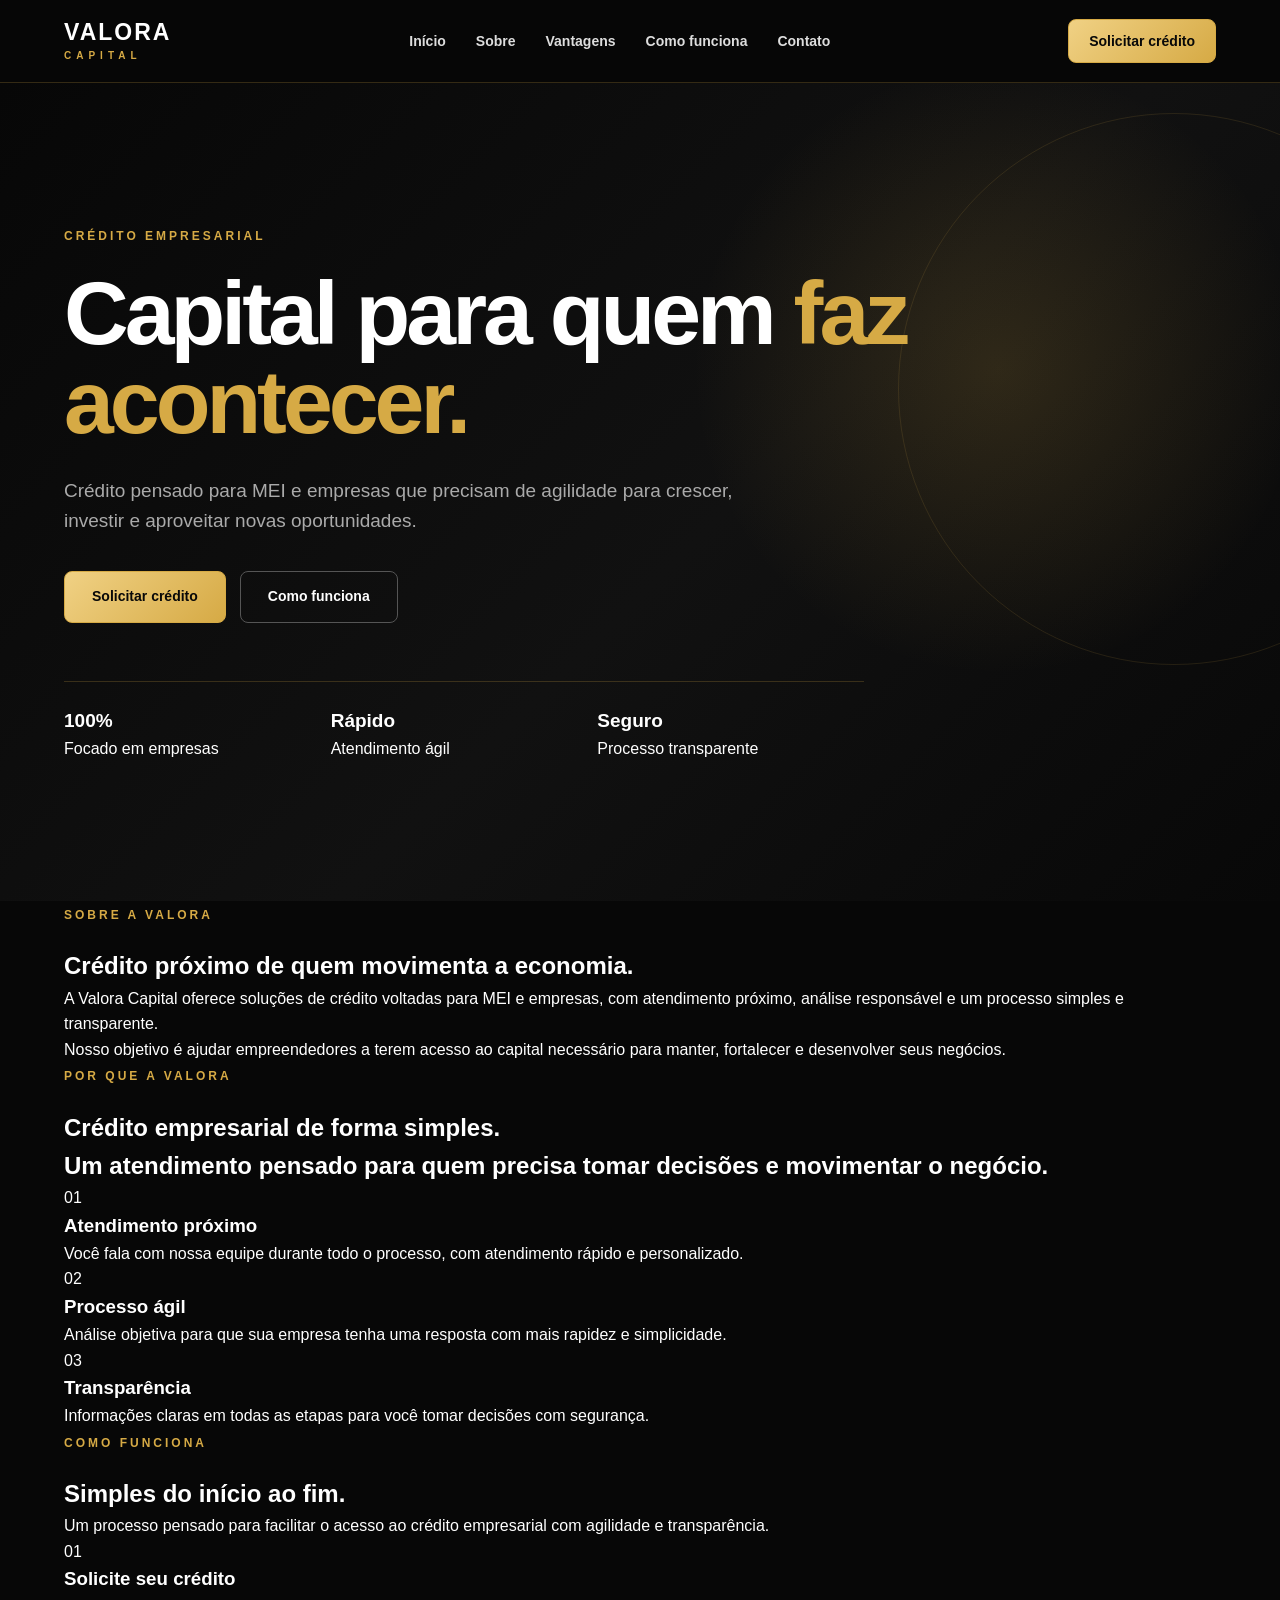
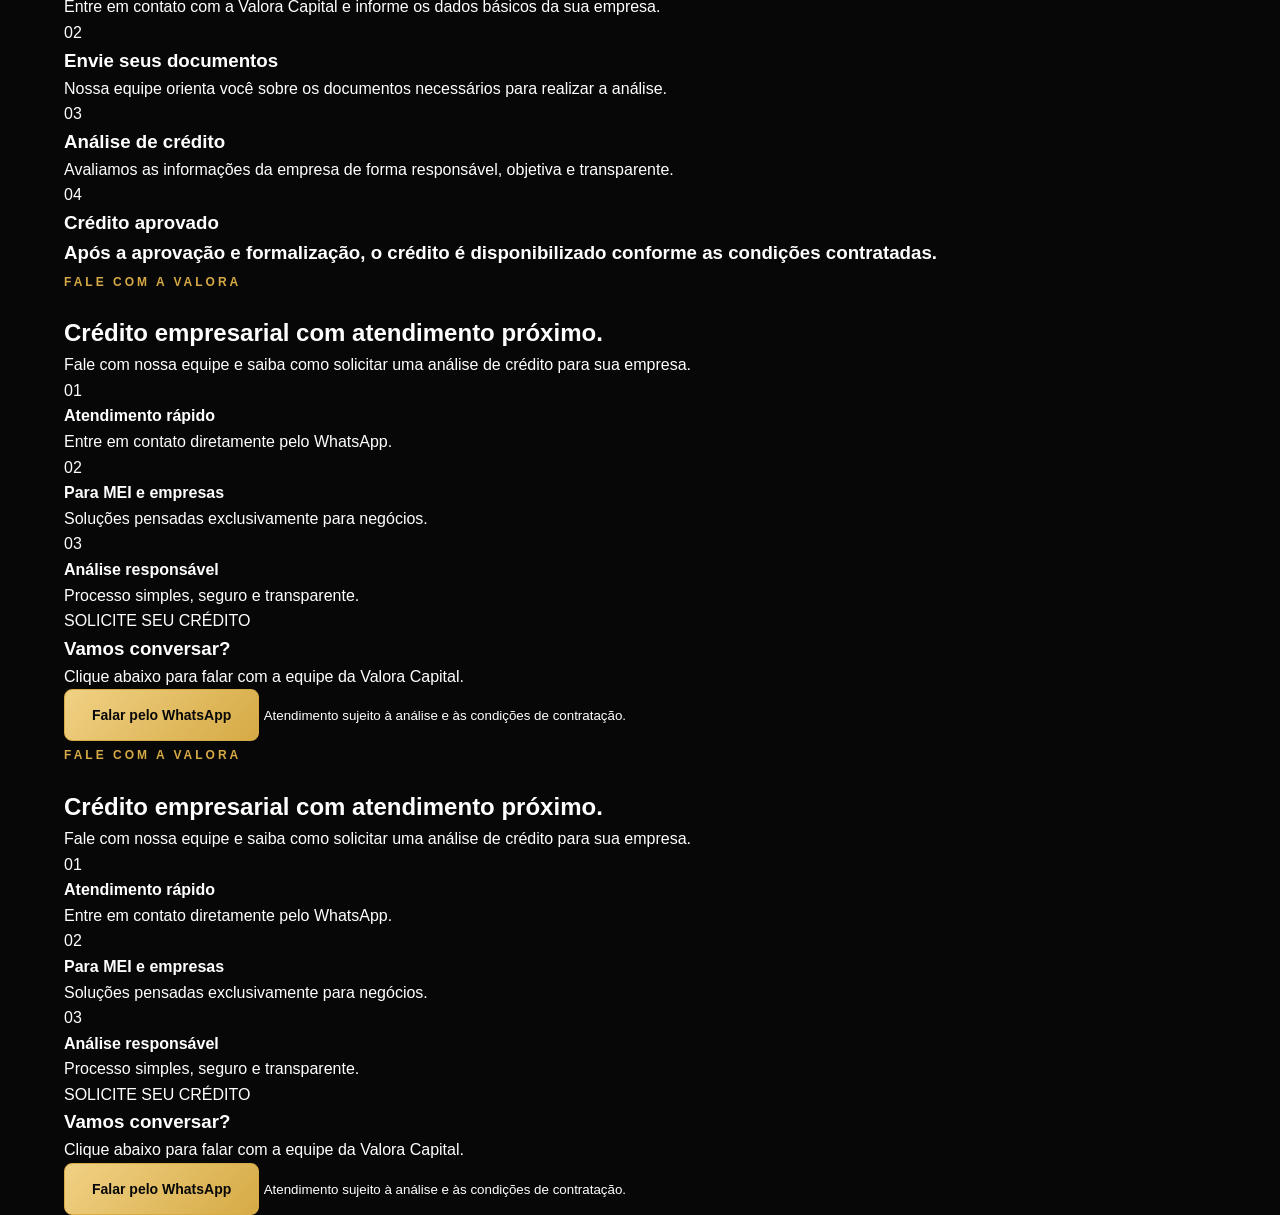
<file: index.html>
<!DOCTYPE html>
<html lang="pt-BR">

<head>
  <meta charset="UTF-8">

  <meta
    name="viewport"
    content="width=device-width, initial-scale=1.0"
  >

  <title>
    Valora Capital | Crédito para MEI e Empresas
  </title>

  <meta
    name="description"
    content="Valora Capital. Soluções de crédito para MEI e empresas com atendimento ágil, seguro e transparente."
  >

  <link rel="stylesheet" href="style.css">
</head>

<body>

  <!-- CABEÇALHO -->
  <header class="header">

    <div class="container nav">

      <a href="#inicio" class="logo">
        <span class="logo-valora">VALORA</span>
        <span class="logo-capital">CAPITAL</span>
      </a>

      <nav class="menu">
        <a href="#inicio">Início</a>
        <a href="#sobre">Sobre</a>
        <a href="#vantagens">Vantagens</a>
        <a href="#como-funciona">Como funciona</a>
        <a href="#contato">Contato</a>
      </nav>

      <a
        href="#contato"
        class="btn btn-header"
      >
        Solicitar crédito
      </a>

    </div>

  </header>


  <!-- HERO -->
  <main>

    <section class="hero" id="inicio">

      <div class="container hero-content">

        <span class="eyebrow">
          CRÉDITO EMPRESARIAL
        </span>

        <h1>
          Capital para quem
          <span>faz acontecer.</span>
        </h1>

        <p class="hero-text">
          Crédito pensado para MEI e empresas que precisam
          de agilidade para crescer, investir e aproveitar
          novas oportunidades.
        </p>

        <div class="hero-actions">

          <a
            href="#contato"
            class="btn"
          >
            Solicitar crédito
          </a>

          <a
            href="#como-funciona"
            class="btn btn-outline"
          >
            Como funciona
          </a>

        </div>

        <div class="hero-features">

          <div>
            <strong>100%</strong>
            <span>Focado em empresas</span>
          </div>

          <div>
            <strong>Rápido</strong>
            <span>Atendimento ágil</span>
          </div>

          <div>
            <strong>Seguro</strong>
            <span>Processo transparente</span>
          </div>

        </div>

      </div>

    </section>
    <!-- SOBRE -->
    <section class="section" id="sobre">

      <div class="container section-grid">

        <div>

          <span class="eyebrow">
            SOBRE A VALORA
          </span>

          <h2>
            Crédito próximo de quem
            movimenta a economia.
          </h2>

        </div>

        <div class="section-copy">

          <p>
            A Valora Capital oferece soluções de crédito
            voltadas para MEI e empresas, com atendimento
            próximo, análise responsável e um processo
            simples e transparente.
          </p>

          <p>
            Nosso objetivo é ajudar empreendedores a terem
            acesso ao capital necessário para manter,
            fortalecer e desenvolver seus negócios.
          </p>

        </div>

      </div>

    </section>


    <!-- VANTAGENS -->
    <section
      class="section section-dark"
      id="vantagens"
    >

      <div class="container">

        <div class="section-heading">

          <span class="eyebrow">
            POR QUE A VALORA
          </span>

          <h2>
            Crédito empresarial
            de forma simples.
          </<h2> 
            <p>
  Um atendimento pensado para quem precisa tomar decisões
  e movimentar o negócio.
</p>

</div>

<div class="cards">

  <div class="card">
    <span class="card-number">01</span>
    <h3>Atendimento próximo</h3>
    <p>
      Você fala com nossa equipe durante todo o processo,
      com atendimento rápido e personalizado.
    </p>
  </div>

  <div class="card">
    <span class="card-number">02</span>
    <h3>Processo ágil</h3>
    <p>
      Análise objetiva para que sua empresa tenha uma resposta
      com mais rapidez e simplicidade.
    </p>
  </div>

  <div class="card">
    <span class="card-number">03</span>
    <h3>Transparência</h3>
    <p>
      Informações claras em todas as etapas para você tomar
      decisões com segurança.
    </p>
  </div>

</div>

</div>
</section>
            <!-- COMO FUNCIONA -->
<section class="section" id="como-funciona">

  <div class="container">

    <div class="section-heading">
      <span class="eyebrow">COMO FUNCIONA</span>

      <h2>
        Simples do início ao fim.
      </h2>

      <p>
        Um processo pensado para facilitar o acesso ao crédito
        empresarial com agilidade e transparência.
      </p>
    </div>

    <div class="steps">

      <div class="step">
        <span class="step-number">01</span>
        <div>
          <h3>Solicite seu crédito</h3>
          <p>
            Entre em contato com a Valora Capital e informe
            os dados básicos da sua empresa.
          </p>
        </div>
      </div>

      <div class="step">
        <span class="step-number">02</span>
        <div>
          <h3>Envie seus documentos</h3>
          <p>
            Nossa equipe orienta você sobre os documentos
            necessários para realizar a análise.
          </p>
        </div>
      </div>

      <div class="step">
        <span class="step-number">03</span>
        <div>
          <h3>Análise de crédito</h3>
          <p>
            Avaliamos as informações da empresa de forma
            responsável, objetiva e transparente.
          </p>
        </div>
      </div>

      <div class="step">
        <span class="step-number">04</span>
        <div>
          <h3>Crédito aprovado</<h3>
            <p>
  Após a aprovação e formalização, o crédito
  é disponibilizado conforme as condições contratadas.
</p>

</div>
</div>

</div>

</div>

</section>
            <!-- CONTATO -->
<section class="section contact-section" id="contato">
  <div class="container contact-grid">

    <div class="contact-content">
      <span class="eyebrow">FALE COM A VALORA</span>

      <h2>
        Crédito empresarial com
        atendimento próximo.
      </h2>

      <p>
        Fale com nossa equipe e saiba como solicitar uma análise
        de crédito para sua empresa.
      </p>

      <div class="contact-info">

        <div class="contact-item">
          <span>01</span>
          <div>
            <strong>Atendimento rápido</strong>
            <p>Entre em contato diretamente pelo WhatsApp.</p>
          </div>
        </div>

        <div class="contact-item">
          <span>02</span>
          <div>
            <strong>Para MEI e empresas</strong>
            <p>Soluções pensadas exclusivamente para negócios.</p>
          </div>
        </div>

        <div class="contact-item">
          <span>03</span>
          <div>
            <strong>Análise responsável</strong>
            <p>Processo simples, seguro e transparente.</p>
          </div>
        </div>

      </div>
    </div>

    <div class="contact-box">
      <span class="contact-box-label">SOLICITE SEU CRÉDITO</span>

      <h3>Vamos conversar?</h3>

      <p>
        Clique abaixo para falar com a equipe da Valora Capital.
      </p>

      <a
        href="https://wa.me/5586999800320?text=Olá%2C%20gostaria%20de%20solicitar%20uma%20análise%20de%20crédito."
        class="btn btn-primary btn-full"
        target="_blank"
        rel="noopener noreferrer"
      >
        Falar pelo WhatsApp
      </a>

      <small>
        Atendimento sujeito à análise e às condições de contratação.
      </small>
    </div>

  </div>
</section>
<!-- CONTATO -->
<section class="section contact-section" id="contato">
  <div class="container contact-grid">

    <div class="contact-content">
      <span class="eyebrow">FALE COM A VALORA</span>

      <h2>
        Crédito empresarial com
        atendimento próximo.
      </h2>

      <p>
        Fale com nossa equipe e saiba como solicitar uma análise
        de crédito para sua empresa.
      </p>

      <div class="contact-info">

        <div class="contact-item">
          <span>01</span>
          <div>
            <strong>Atendimento rápido</strong>
            <p>Entre em contato diretamente pelo WhatsApp.</p>
          </div>
        </div>

        <div class="contact-item">
          <span>02</span>
          <div>
            <strong>Para MEI e empresas</strong>
            <p>Soluções pensadas exclusivamente para negócios.</p>
          </div>
        </div>

        <div class="contact-item">
          <span>03</span>
          <div>
            <strong>Análise responsável</strong>
            <p>Processo simples, seguro e transparente.</p>
          </div>
        </div>

      </div>
    </div>

    <div class="contact-box">
      <span class="contact-box-label">SOLICITE SEU CRÉDITO</span>

      <h3>Vamos conversar?</h3>

      <p>
        Clique abaixo para falar com a equipe da Valora Capital.
      </p>

      <a
        href="https://wa.me/5586999800320?text=Olá%2C%20gostaria%20de%20solicitar%20uma%20análise%20de%20crédito."
        class="btn btn-primary btn-full"
        target="_blank"
        rel="noopener noreferrer"
      >
        Falar pelo WhatsApp
      </a>

      <small>
        Atendimento sujeito à análise e às condições de contratação.
      </small>
    </div>

  </div>
</section>
</file>
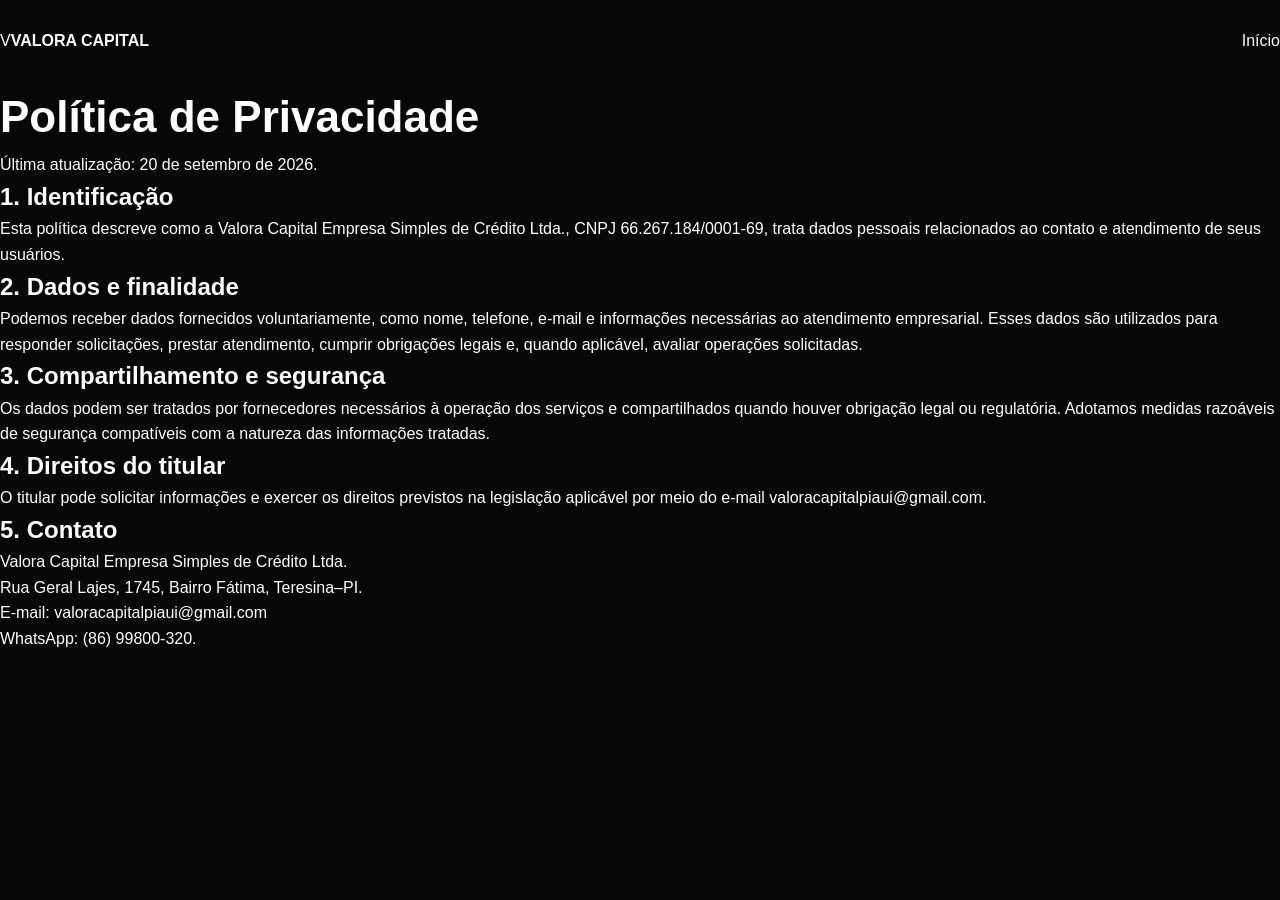
<file: privacidade.html>
<!doctype html><html lang='pt-BR'><head><meta charset='utf-8'><meta name='viewport' content='width=device-width,initial-scale=1'><title>Política de Privacidade | Valora Capital</title><link rel='stylesheet' href='style.css'></head><body><header><div class='wrap nav'><div class='brand'><span class='mark'>V</span><strong>VALORA CAPITAL</strong></div><a class='outline' href='index.html'>Início</a></div></header><main class='section'><div class='wrap'><h1 style='font-size:44px'>Política de Privacidade</h1><p>Última atualização: 20 de setembro de 2026.</p><h2>1. Identificação</h2><p>Esta política descreve como a Valora Capital Empresa Simples de Crédito Ltda., CNPJ 66.267.184/0001-69, trata dados pessoais relacionados ao contato e atendimento de seus usuários.</p><h2>2. Dados e finalidade</h2><p>Podemos receber dados fornecidos voluntariamente, como nome, telefone, e-mail e informações necessárias ao atendimento empresarial. Esses dados são utilizados para responder solicitações, prestar atendimento, cumprir obrigações legais e, quando aplicável, avaliar operações solicitadas.</p><h2>3. Compartilhamento e segurança</h2><p>Os dados podem ser tratados por fornecedores necessários à operação dos serviços e compartilhados quando houver obrigação legal ou regulatória. Adotamos medidas razoáveis de segurança compatíveis com a natureza das informações tratadas.</p><h2>4. Direitos do titular</h2><p>O titular pode solicitar informações e exercer os direitos previstos na legislação aplicável por meio do e-mail valoracapitalpiaui@gmail.com.</p><h2>5. Contato</h2><p>Valora Capital Empresa Simples de Crédito Ltda.<br>Rua Geral Lajes, 1745, Bairro Fátima, Teresina–PI.<br>E-mail: valoracapitalpiaui@gmail.com<br>WhatsApp: (86) 99800-320.</p></div></main></body></html>
</file>
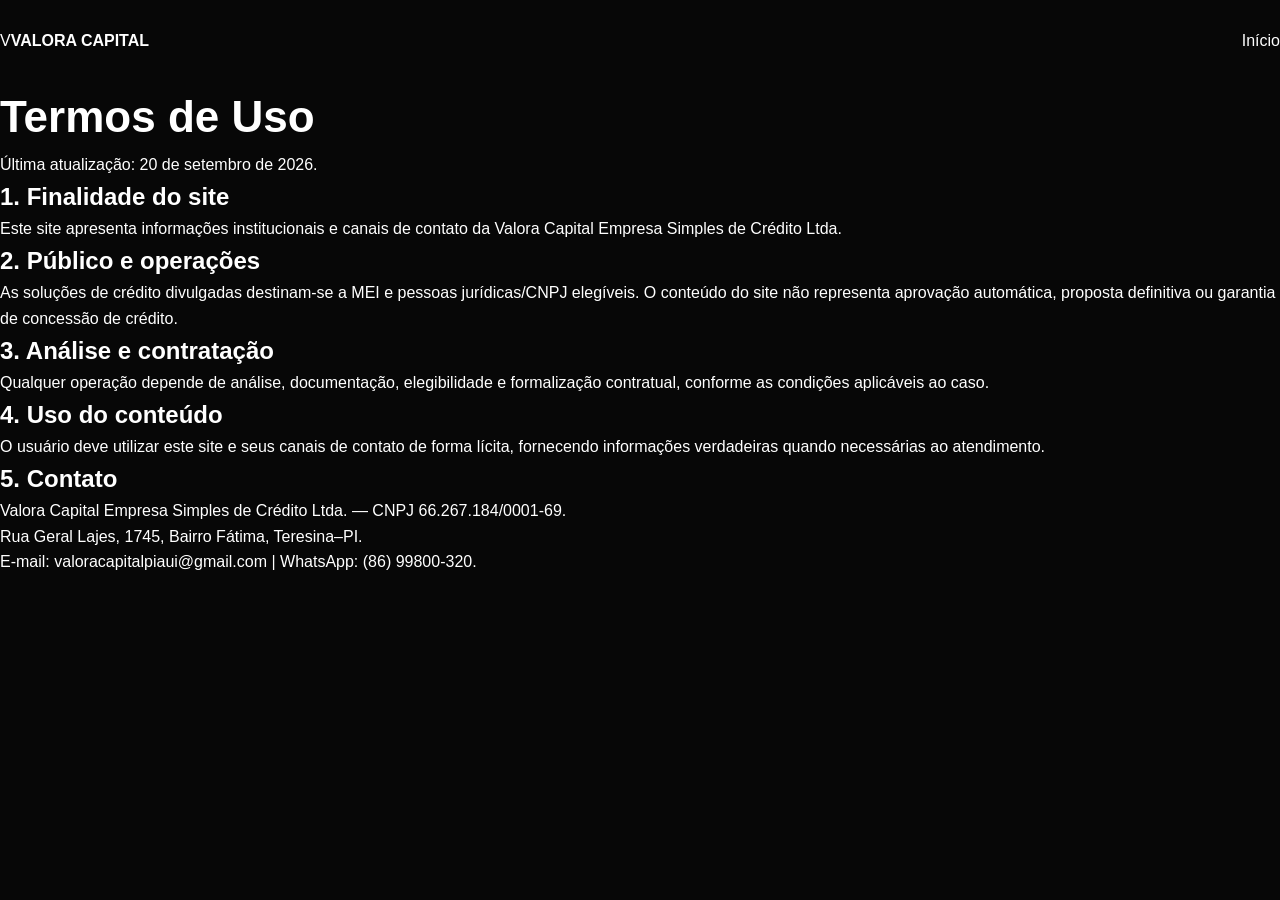
<file: termos.html>
<!doctype html><html lang='pt-BR'><head><meta charset='utf-8'><meta name='viewport' content='width=device-width,initial-scale=1'><title>Termos de Uso | Valora Capital</title><link rel='stylesheet' href='style.css'></head><body><header><div class='wrap nav'><div class='brand'><span class='mark'>V</span><strong>VALORA CAPITAL</strong></div><a class='outline' href='index.html'>Início</a></div></header><main class='section'><div class='wrap'><h1 style='font-size:44px'>Termos de Uso</h1><p>Última atualização: 20 de setembro de 2026.</p><h2>1. Finalidade do site</h2><p>Este site apresenta informações institucionais e canais de contato da Valora Capital Empresa Simples de Crédito Ltda.</p><h2>2. Público e operações</h2><p>As soluções de crédito divulgadas destinam-se a MEI e pessoas jurídicas/CNPJ elegíveis. O conteúdo do site não representa aprovação automática, proposta definitiva ou garantia de concessão de crédito.</p><h2>3. Análise e contratação</h2><p>Qualquer operação depende de análise, documentação, elegibilidade e formalização contratual, conforme as condições aplicáveis ao caso.</p><h2>4. Uso do conteúdo</h2><p>O usuário deve utilizar este site e seus canais de contato de forma lícita, fornecendo informações verdadeiras quando necessárias ao atendimento.</p><h2>5. Contato</h2><p>Valora Capital Empresa Simples de Crédito Ltda. — CNPJ 66.267.184/0001-69.<br>Rua Geral Lajes, 1745, Bairro Fátima, Teresina–PI.<br>E-mail: valoracapitalpiaui@gmail.com | WhatsApp: (86) 99800-320.</p></div></main></body></html>
</file>
<file: style.css>
:root{
  --bg:#070707;--bg2:#101010;--card:#151515;
  --gold:#d6aa45;--gold2:#f0d184;
  --white:#fff;--gray:#aaa;--border:rgba(214,170,69,.22)
}
*{margin:0;padding:0;box-sizing:border-box}
html{scroll-behavior:smooth;scroll-padding-top:82px}
body{font-family:Arial,Helvetica,sans-serif;background:var(--bg);color:#fff;line-height:1.6;overflow-x:hidden}
a{text-decoration:none;color:inherit}
.container{width:min(1180px,90%);margin:auto}

/* HEADER */
.header{
  position:sticky;top:0;z-index:1000;
  background:rgba(7,7,7,.94);
  backdrop-filter:blur(14px);
  border-bottom:1px solid var(--border)
}
.nav{
  min-height:82px;
  display:flex;
  align-items:center;
  justify-content:space-between;
  gap:25px;
}
/* LOGO */
.logo{
  display:flex;
  flex-direction:column;
  font-weight:900;
  line-height:.9;
  letter-spacing:2px;
}
.logo-valora{
  font-size:23px;
  color:#fff;
}
.logo-capital{
  font-size:10px;
  color:var(--gold);
  letter-spacing:5px;
  margin-top:8px;
}

/* MENU */
.menu{
  display:flex;
  gap:30px;
  align-items:center;
}
.menu a{
  font-size:14px;
  font-weight:600;
  color:#ddd;
  transition:.25s;
}
.menu a:hover{
  color:var(--gold);
}

/* BOTOES */
.btn{
  display:inline-flex;
  align-items:center;
  justify-content:center;
  min-height:52px;
  padding:0 27px;
  border-radius:8px;
  background:linear-gradient(135deg,var(--gold2),var(--gold));
  color:#080808;
  font-weight:900;
  font-size:14px;
  border:1px solid var(--gold);
  transition:.25s;
}
.btn:hover{
  transform:translateY(-3px);
  box-shadow:0 15px 35px rgba(214,170,69,.28);
}
.btn-header{
  min-height:44px;
  padding:0 20px;
}
.btn-outline{
  background:transparent;
  color:#fff;
  border-color:#555;
}
.btn-outline:hover{
  border-color:var(--gold);
  color:var(--gold);
}
/* HERO */
.hero{
  min-height:calc(100vh - 82px);
  display:flex;
  align-items:center;
  position:relative;
  overflow:hidden;
  background:
    radial-gradient(circle at 78% 35%,rgba(214,170,69,.16),transparent 27%),
    linear-gradient(135deg,#070707,#111 55%,#080808);
}

.hero:after{
  content:"";
  position:absolute;
  width:550px;
  height:550px;
  border:1px solid rgba(214,170,69,.13);
  border-radius:50%;
  right:-170px;
  top:30px;
  animation:float 7s ease-in-out infinite;
}

@keyframes float{
  50%{
    transform:translateY(25px) scale(1.04);
  }
}

.hero-content{
  position:relative;
  z-index:2;
  padding:100px 0;
  animation:enter .8s ease;
}

@keyframes enter{
  from{
    opacity:0;
    transform:translateY(25px);
  }
  to{
    opacity:1;
    transform:none;
  }
}

.eyebrow{
  display:inline-block;
  color:var(--gold);
  font-size:12px;
  font-weight:900;
  letter-spacing:3px;
  margin-bottom:22px;
}

.hero h1{
  max-width:900px;
  font-size:clamp(50px,7vw,90px);
  line-height:1;
  letter-spacing:-4px;
  margin-bottom:28px;
}

.hero h1 span{
  color:var(--gold);
}

.hero-text{
  max-width:720px;
  color:var(--gray);
  font-size:19px;
  margin-bottom:34px;
}

.hero-actions{
  display:flex;
  gap:14px;
  flex-wrap:wrap;
  margin-bottom:58px;
}

.hero-features{
  display:grid;
  grid-template-columns:repeat(3,1fr);
  max-width:800px;
  border-top:1px solid var(--border);
}

.hero-features div{
  padding:24px 25px 0 0;
}

.hero-features strong{
  display:block;
  font-size:19px;
}

.hero-features span{
  color:#
   /* SECOES */
.section{
  padding:110px 0;
  background:#0a0a0a;
}

.section-dark{
  background:#101010;
}

.section-grid{
  display:grid;
  grid-template-columns:1fr 1fr;
  gap:90px;
  align-items:start;
}

.section h2,
.cta h2{
  font-size:clamp(35px,5vw,56px);
  line-height:1.1;
  letter-spacing:-2px;
  margin-bottom:25px;
}

.section-copy p{
  color:var(--gray);
  font-size:17px;
  margin-bottom:22px;
}

.section-heading{
  max-width:720px;
  margin-bottom:50px;
}

.section-heading p{
  color:var(--gray);
  font-size:17px;
  margin-top:18px;
}

/* CARDS DE VANTAGENS */
.cards{
  display:grid;
  grid-template-columns:repeat(3,1fr);
  gap:20px;
}

.card{
  padding:36px 30px;
  background:linear-gradient(145deg,#171717,#111);
  border:1px solid rgba(255,255,255,.08);
  border-radius:14px;
  transition:.3s;
  min-height:285px;
}

.card:hover{
  transform:translateY(-8px);
  border-color:var(--gold);
  box-shadow:0 20px 45px rgba(0,0,0,.
  /* CTA */
.cta{
  padding:120px 0;
  text-align:center;
  position:relative;
  overflow:hidden;
  background:
    radial-gradient(circle,rgba(214,170,69,.15),transparent 43%),
    #070707;
  border-top:1px solid var(--border);
  border-bottom:1px solid var(--border);
}

.cta-content{
  max-width:850px;
  position:relative;
  z-index:2;
}

.cta h2{
  margin-bottom:17px;
}

.cta p{
  color:var(--gray);
  font-size:18px;
  margin-bottom:30px;
}

/* RODAPE */
.footer{
  background:#040404;
  padding:70px 0 30px;
}

.footer-grid{
  display:grid;
  grid-template-columns:2fr 1fr 1fr;
  gap:60px;
  padding-bottom:50px;
}

.footer-description{
  color:#777;
  margin-top:20px;
}

.footer h4{
  color:var(--gold);
  font-size:12px;
  letter-spacing:2px;
  margin-bottom:18px;
}

.footer-grid>div:not(:first-child){
  display:flex;
  flex-direction:column;
  align-items:flex-start;
}

.footer-grid a,
.footer-grid p{
  color:#888;
  font-size:14px;
  margin-bottom:8px;
}

.footer-grid a{
   /* TABLET */
@media(max-width:900px){

  .menu{
    display:none;
  }

  .section-grid{
    grid-template-columns:1fr;
    gap:30px;
  }

  .cards{
    grid-template-columns:1fr;
  }

  .card{
    min-height:auto;
  }

  .hero{
    min-height:auto;
  }
}


/* CELULAR */
@media(max-width:650px){

  .container{
    width:92%;
  }

  .nav{
    min-height:72px;
    gap:12px;
  }

  .logo-valora{
    font-size:18px;
  }

  .logo-capital{
    font-size:8px;
    letter-spacing:4px;
  }

  .btn-header{
    min-height:40px;
    padding:0 12px;
    font-size:11px;
  }

  .hero-content{
    padding:80px 0 65px;
  }

  .hero h1{
    font-size:clamp(43px,14vw,62px);
    letter-spacing:-2px;
  }

  .hero-text{
    font-size:16px;
  }

  .hero-actions{
    flex-direction:column;
  }

  .hero-actions .btn{
    width:100%;
  }

  .hero-features{
    grid-template-columns:1fr;
  }

  .hero-features div{
    padding:15px 0;
    border-bottom:1px solid #222;
  }

  .section{
    padding:75px 0;
  }

  .section h2,
  .cta h2{
    letter-spacing:-1px;
  }

  .card{
    padding:30px 25px;
  }

  .card-number{
    margin-bottom:35px;
  }

  .step{
    grid-template-columns:45px 1fr;
    gap:12px;
  }

  .cta{
    padding:90px 0;
  }

  .footer-grid{
    grid-template-columns:1fr;
    gap:35px;
  }

  .footer-bottom{
    flex-direction:column;
    align-items:flex-start;
  }

  .footer-legal{
    flex-wrap:wrap;
  }

  .whatsapp-float{
    width:56px;
    height:56px;
    right:17px;
    bottom:17px;
  }

  .whatsapp-float svg{
    width:33px;
    height:33px;
  }
}
</file>
